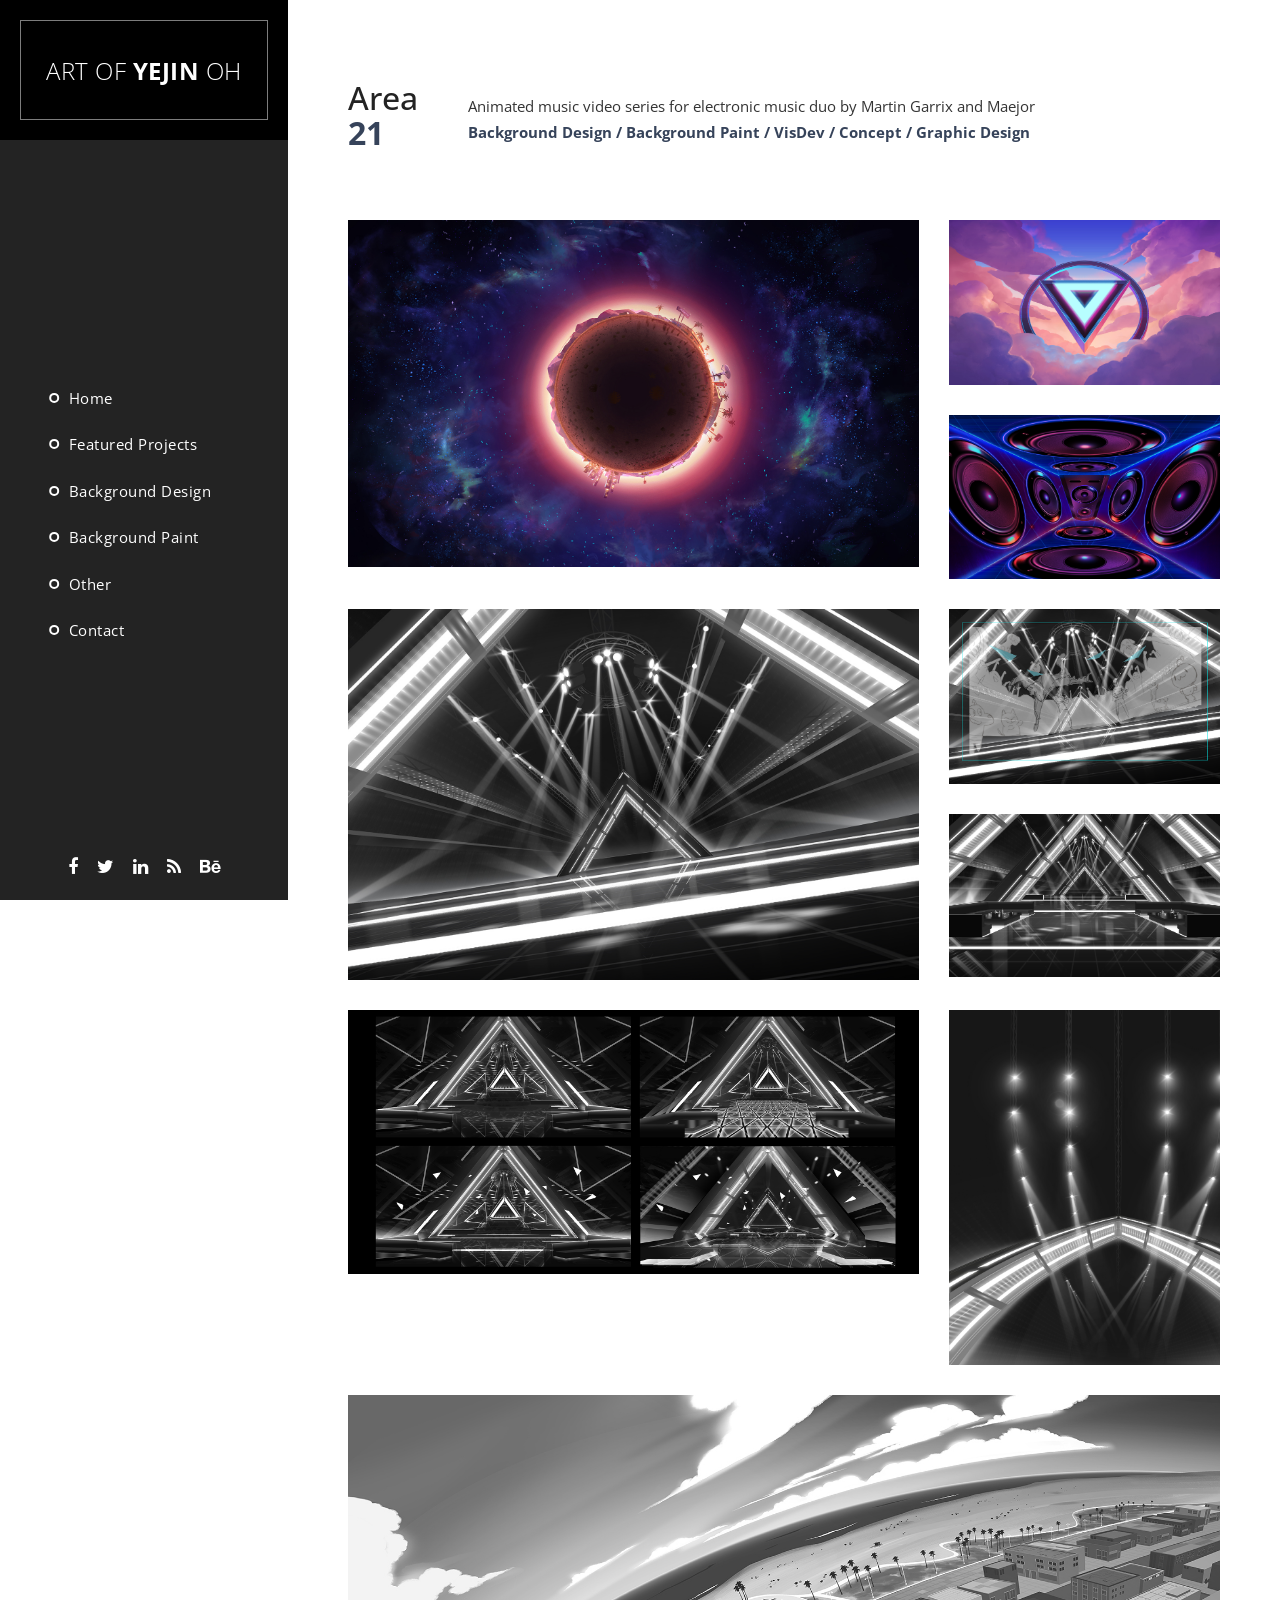
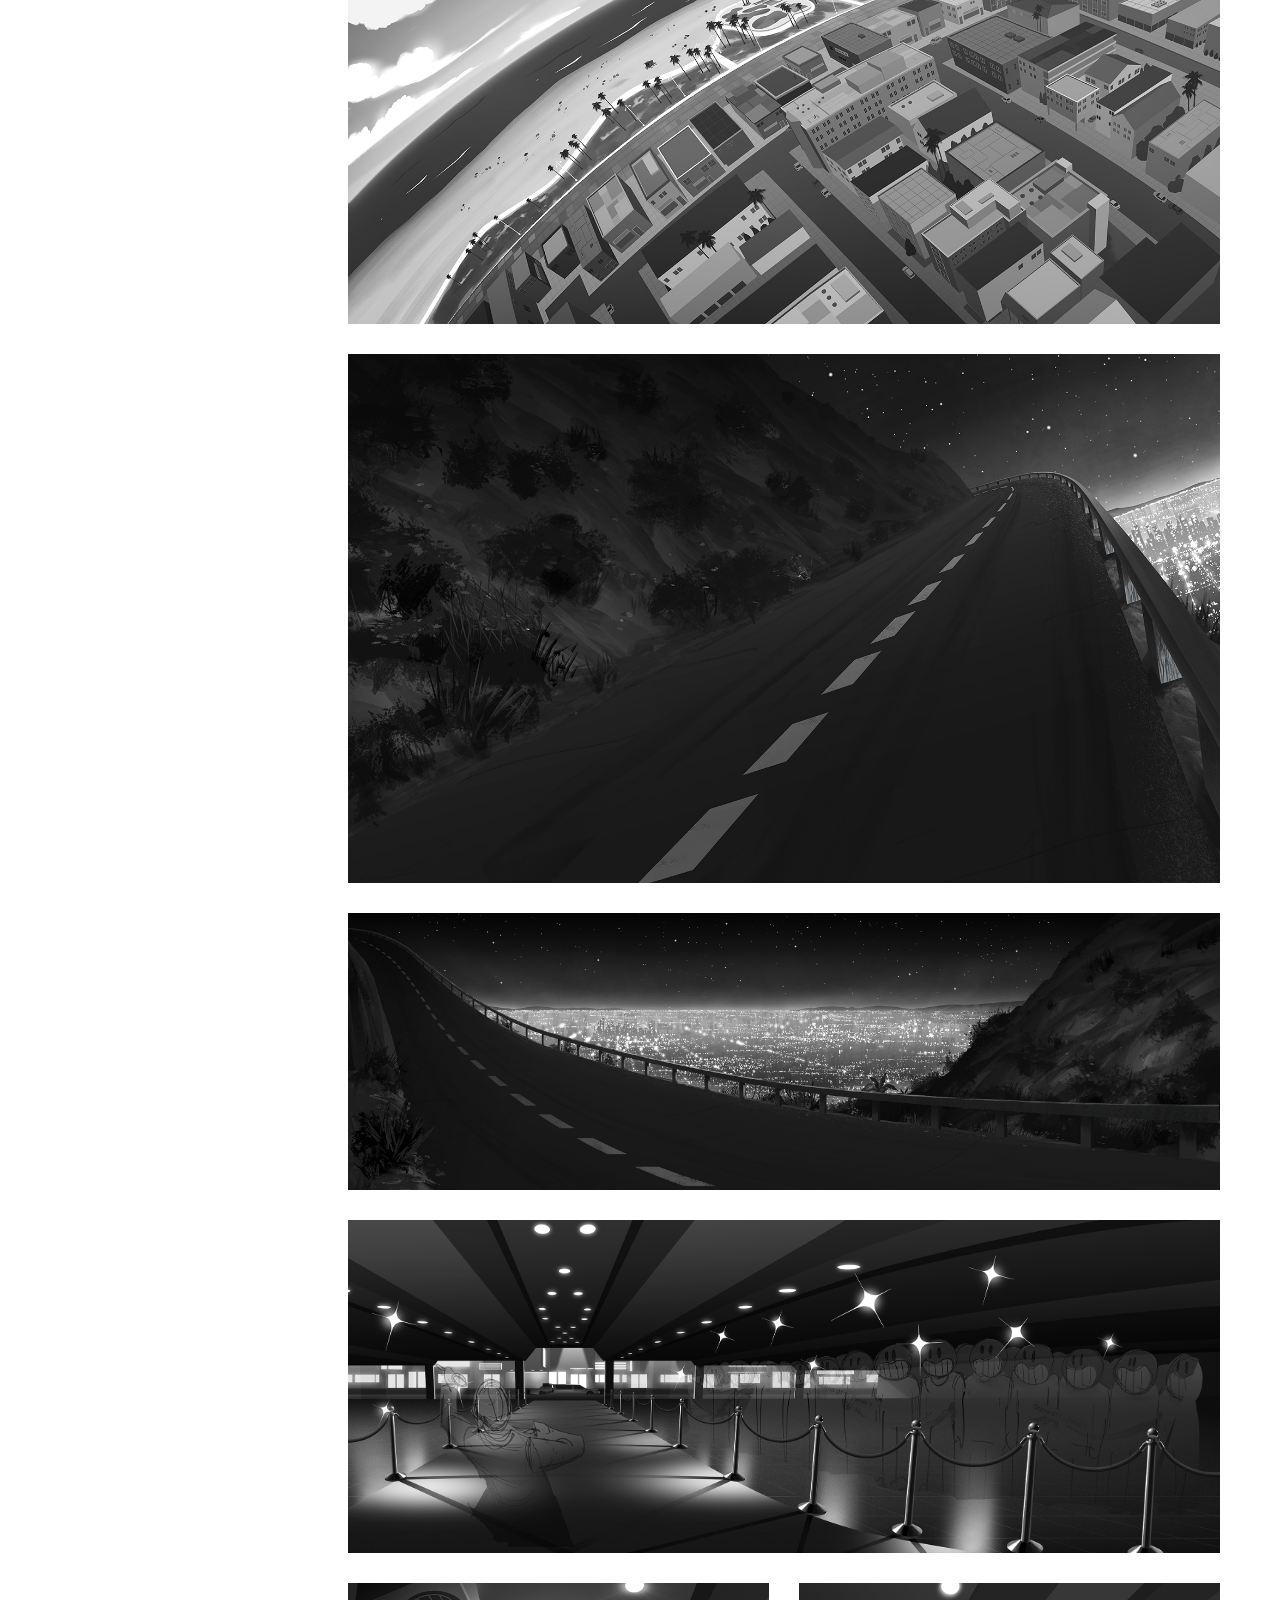
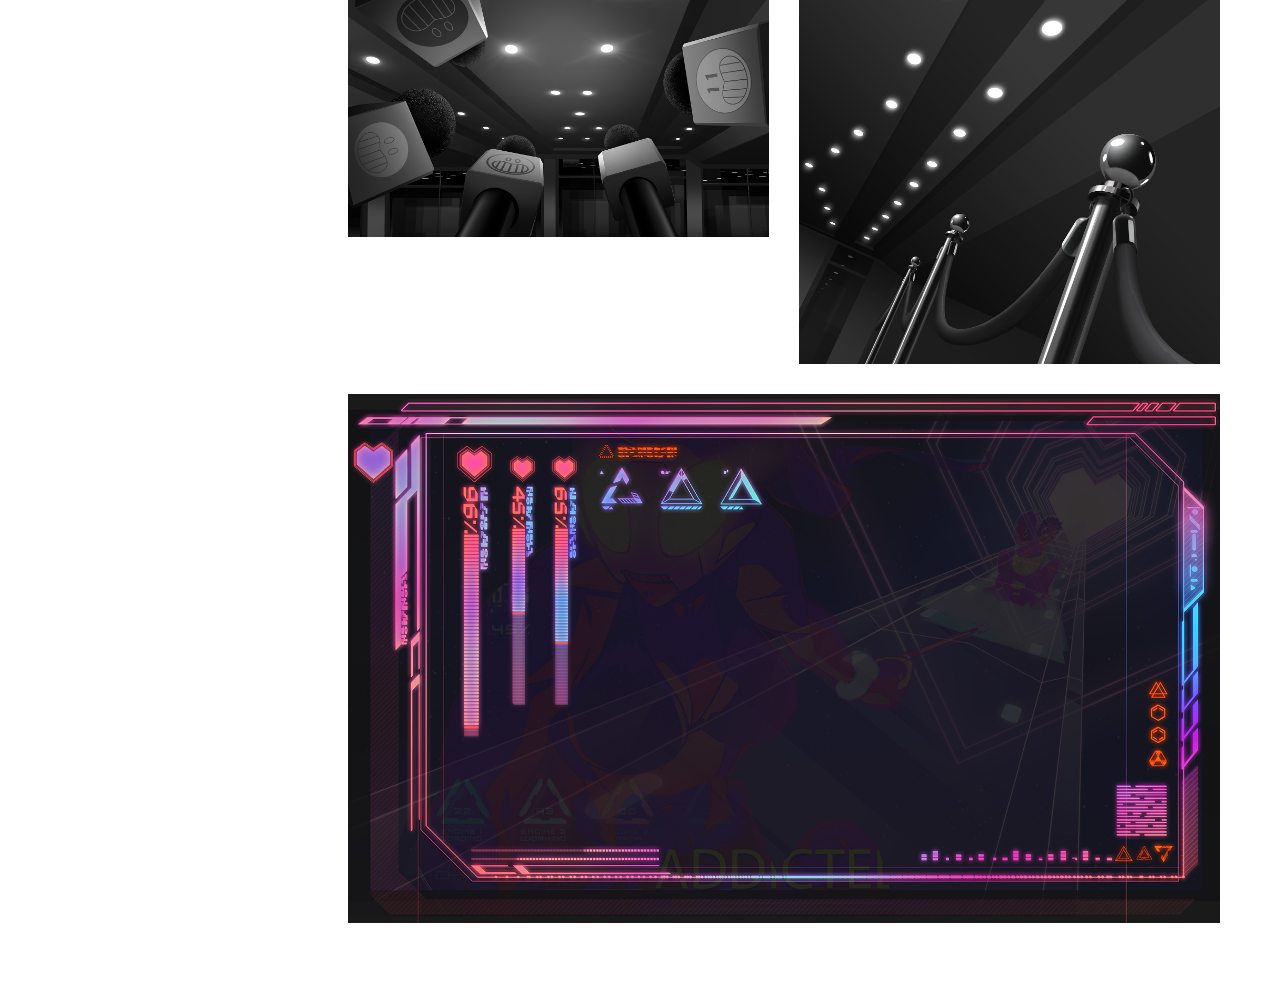
<file: project3.html>
<!DOCTYPE html>
<html>
    <head>
        <meta charset="utf-8">
        <meta http-equiv="X-UA-Compatible" content="IE=edge,chrome=1">
        <title>Yejin Oh's Portfolio</title>
        
<!-- 

Sentra Template

https://templatemo.com/tm-518-sentra

-->
        <meta name="description" content="">
        <meta name="viewport" content="width=device-width, initial-scale=1">
        <link rel="apple-touch-icon" href="apple-touch-icon.png">

        <link rel="stylesheet" href="css/bootstrap.min.css">
        <link rel="stylesheet" href="css/bootstrap-theme.min.css">
        <link rel="stylesheet" href="css/fontAwesome.css">
        <link rel="stylesheet" href="css/light-box.css">
        <link rel="stylesheet" href="css/owl-carousel.css">
        <link rel="stylesheet" href="css/templatemo-style.css">

        <link href="https://fonts.googleapis.com/css?family=Open+Sans:300,400,600,700,800" rel="stylesheet">

        <script src="js/vendor/modernizr-2.8.3-respond-1.4.2.min.js"></script>
    </head>

<body>

        <header class="nav-down responsive-nav hidden-lg hidden-md">
            <button type="button" id="nav-toggle" class="navbar-toggle" data-toggle="collapse" data-target="#main-nav">
                <span class="sr-only">Toggle navigation</span>
                <span class="icon-bar"></span>
                <span class="icon-bar"></span>
                <span class="icon-bar"></span>
            </button>
            <!--/.navbar-header-->
            <div id="main-nav" class="collapse navbar-collapse">
                <nav>
                    <ul class="nav navbar-nav">
                        <li><a href="index.html#top">Home</a></li>
                        <li><a href="index.html#featured">Featured Projects</a></li>
                        <li><a href="index.html#bgdesign">Background Design</a></li>
                        <li><a href="index.html#bgpaint">Background Paint</a></li>
                        <li><a href="index.html#other">Other</a></li>
                        <li><a href="index.html#contact">Contact</a></li>
                    </ul>
                </nav>
            </div>
        </header>

        <div class="sidebar-navigation hidde-sm hidden-xs">
            <div class="logo">
                <a href="index.html#top"><em>ART OF </em>YEJIN<em> OH</em></a>
            </div>
            <nav>
                <ul>
                    <li>
                        <a href="index.html#top">
                            <span class="rect"></span>
                            <span class="circle"></span>
                            Home
                        </a>
                    </li>
                    <li>
                        <a href="index.html#featured">
                            <span class="rect"></span>
                            <span class="circle"></span>
                            Featured Projects
                        </a>
                    </li>
                    <li>
                        <a href="index.html#bgdesign">
                            <span class="rect"></span>
                            <span class="circle"></span>
                            Background Design
                        </a>
                    </li>
                    <li>
                        <a href="index.html#bgpaint">
                            <span class="rect"></span>
                            <span class="circle"></span>
                            Background Paint
                        </a>
                    </li>
                    <li>
                        <a href="index.html#other">
                            <span class="rect"></span>
                            <span class="circle"></span>
                            Other
                        </a>
                    </li>
                    <li>
                        <a href="index.html#contact">
                            <span class="rect"></span>
                            <span class="circle"></span>
                            Contact
                        </a>
                    </li>
                </ul>
            </nav>
            <ul class="social-icons">
                <li><a href="index.html#top"><i class="fa fa-facebook"></i></a></li>
                <li><a href="index.html#top"><i class="fa fa-twitter"></i></a></li>
                <li><a href="index.html#top"><i class="fa fa-linkedin"></i></a></li>
                <li><a href="index.html#top"><i class="fa fa-rss"></i></a></li>
                <li><a href="index.html#top"><i class="fa fa-behance"></i></a></li>
            </ul>
        </div>


        <div class="page-content">
            <section id="bgdesign" class="content-section">
                <div class="section-heading">
                    <h1>Area<br><em>21</em></h1>
                    <p>Animated music video series for electronic music duo by Martin Garrix and Maejor
                    <br><em>Background Design / Background Paint / VisDev / Concept / Graphic Design</em></p>
                </div>
                <div class="section-content">
                    <div class="masonry">
                        <div class="row">
                            <div class="item">
                                <div class="col-md-8">
                                    <a href="img/project_area21/AE102_BG_A040_Ext_Nevada_Desert_Road_to_Vegas_Planet_Wide_v05_JO.jpg" data-lightbox="image"><img src="img/project_area21/AE102_BG_A040_Ext_Nevada_Desert_Road_to_Vegas_Planet_Wide_v05_JO.jpg" alt="image 1"></a>
                                </div>
                            </div>
                            <div class="item second-item">
                                <div class="col-md-4">
                                    <a href="img/project_area21/AE103_BG_A033_Ext_Alien_Speaker_dream_clouds_v05_JO.jpg" data-lightbox="image"><img src="img/project_area21/AE103_BG_A033_Ext_Alien_Speaker_dream_clouds_v05_JO.jpg" alt="image 2"></a>
                                </div>
                            </div>
                            <div class="item">
                                <div class="col-md-4">
                                    <a href="img/project_area21/AE103_BG_A046_Speaker_Walls_for_3D_v04_JO.jpg" data-lightbox="image"><img src="img/project_area21/AE103_BG_A046_Speaker_Walls_for_3D_v04_JO.jpg" alt="image 3"></a>
                                </div>
                            </div>
                            <div class="item">
                                <div class="col-md-8">
                                    <a href="img/project_area21/AE105_BG_A061_INT_CLUB_UPSHOT_v03_JO_noborder.jpg" data-lightbox="image"><img src="img/project_area21/AE105_BG_A061_INT_CLUB_UPSHOT_v03_JO_noborder.jpg" alt="image 4"></a>
                                </div>
                            </div>
                            <div class="item">
                                <div class="col-md-4">
                                    <a href="img/project_area21/AE105_BG_A061_INT_CLUB_UPSHOT_v03_with_char_JO.jpg" data-lightbox="image"><img src="img/project_area21/AE105_BG_A061_INT_CLUB_UPSHOT_v03_with_char_JO.jpg" alt="image 5"></a>
                                </div>
                            </div>
                            <div class="item">
                                <div class="col-md-4">
                                    <a href="img/project_area21/AE105_BG_A052_INT_CLUB_WIDE_v03_JO.jpg" data-lightbox="image"><img src="img/project_area21/AE105_BG_A052_INT_CLUB_WIDE_v03_JO.jpg" alt="image 5"></a>
                                </div>
                            </div>
                            <div class="item">
                                <div class="col-md-8">
                                    <a href="img/project_area21/AE105_BG_A052_INT_CLUB_WIDE_concept_v03_clean_JO.jpg" data-lightbox="image"><img src="img/project_area21/AE105_BG_A052_INT_CLUB_WIDE_concept_v03_clean_JO.jpg" alt="image 5"></a>
                                </div>
                            </div>
                            <div class="item">
                                <div class="col-md-4">
                                    <a href="img/project_area21/AE105_BG_A051_INT_CLUB_CEILING_PAN_v02_JO.jpg" data-lightbox="image"><img src="img/project_area21/AE105_BG_A051_INT_CLUB_CEILING_PAN_v02_JO.jpg" alt="image 5"></a>
                                </div>
                            </div>
                            <div class="item">
                                <div class="col-md-12">
                                    <a href="img/project_area21/AE105_BG_A014_EXT_BEACH_BOARDWALK_DISTANT_DOWNSHOT_v03_JO.jpg" data-lightbox="image"><img src="img/project_area21/AE105_BG_A014_EXT_BEACH_BOARDWALK_DISTANT_DOWNSHOT_v03_JO.jpg" alt="image 5"></a>
                                </div>
                            </div>
                            <div class="item">
                                <div class="col-md-12">
                                    <a href="img/project_area21/AE104_BG_A074_Ext_Road_to_Hollywood_Sign_Walk_Up_v02_JO.jpg" data-lightbox="image"><img src="img/project_area21/AE104_BG_A074_Ext_Road_to_Hollywood_Sign_Walk_Up_v02_JO.jpg" alt="image 5"></a>
                                </div>
                            </div>
                            <div class="item">
                                <div class="col-md-12">
                                    <a href="img/project_area21/AE104_BG_A068_Ext_Road_to_Hollywood_Sign_Pan_v02_JO.jpg" data-lightbox="image"><img src="img/project_area21/AE104_BG_A068_Ext_Road_to_Hollywood_Sign_Pan_v02_JO.jpg" alt="image 5"></a>
                                </div>
                            </div>
                            <div class="item">
                                <div class="col-md-12">
                                    <a href="img/project_area21/AE104_BG_A011_Ext_Red_Carpet_Side_Banana_Pan_v04_JO.jpg" data-lightbox="image"><img src="img/project_area21/AE104_BG_A011_Ext_Red_Carpet_Side_Banana_Pan_v04_JO.jpg" alt="image 5"></a>
                                </div>
                            </div>
                            <div class="item">
                                <div class="col-md-6">
                                    <a href="img/project_area21/AE104_BG_A035_Ext_Red_Carpet_Low_v03_JO.jpg" data-lightbox="image"><img src="img/project_area21/AE104_BG_A035_Ext_Red_Carpet_Low_v03_JO.jpg" alt="image 5"></a>
                                </div>
                            </div>
                            <div class="item">
                                <div class="col-md-6">
                                    <a href="img/project_area21/AE104_BG_A047_Ext_Red_Carpet_Smiley_Blockade_v02_JO.jpg" data-lightbox="image"><img src="img/project_area21/AE104_BG_A047_Ext_Red_Carpet_Smiley_Blockade_v02_JO.jpg" alt="image 5"></a>
                                </div>
                            </div>
                            <div class="item">
                                <div class="col-md-12">
                                    <a href="img/project_area21/AE106_hallway_graphics_v02_JO_option2_pink.jpg" data-lightbox="image"><img src="img/project_area21/AE106_hallway_graphics_v02_JO_option2_pink.jpg" alt="image 5"></a>
                                </div>
                            </div>
                        </div>
                    </div>
                </div>            
            </section>
        </div>

    <script src="https://ajax.googleapis.com/ajax/libs/jquery/1.11.2/jquery.min.js"></script>
    <script>window.jQuery || document.write('<script src="js/vendor/jquery-1.11.2.min.js"><\/script>')</script>

    <script src="js/vendor/bootstrap.min.js"></script>
    
    <script src="js/plugins.js"></script>
    <script src="js/main.js"></script>

    <script>
        // Hide Header on on scroll down
        var didScroll;
        var lastScrollTop = 0;
        var delta = 5;
        var navbarHeight = $('header').outerHeight();

        $(window).scroll(function(event){
            didScroll = true;
        });

        setInterval(function() {
            if (didScroll) {
                hasScrolled();
                didScroll = false;
            }
        }, 250);

        function hasScrolled() {
            var st = $(this).scrollTop();
            
            // Make sure they scroll more than delta
            if(Math.abs(lastScrollTop - st) <= delta)
                return;
            
            // If they scrolled down and are past the navbar, add class .nav-up.
            // This is necessary so you never see what is "behind" the navbar.
            if (st > lastScrollTop && st > navbarHeight){
                // Scroll Down
                $('header').removeClass('nav-down').addClass('nav-up');
            } else {
                // Scroll Up
                if(st + $(window).height() < $(document).height()) {
                    $('header').removeClass('nav-up').addClass('nav-down');
                }
            }
            
            lastScrollTop = st;
        }
    </script>

    <script src="http://ajax.googleapis.com/ajax/libs/jquery/1.10.2/jquery.min.js" type="text/javascript"></script>

</body>
</html>
</file>
<file: css/light-box.css>
/* LIGHT BOX */

body:after {
  content: url(../img/close.png) url(../img/loading.gif) url(../img/prev.png) url(../img/next.png);
  display: none;
}

body.lb-disable-scrolling {
  overflow: hidden;
}

.lightboxOverlay {
  position: absolute;
  top: 0;
  left: 0;
  z-index: 99999;
  background-color: black;
  filter: progid:DXImageTransform.Microsoft.Alpha(Opacity=80);
  opacity: 0.8;
  display: none;
}

.lightbox {
  position: absolute;
  margin-top: 0%;
  left: 0;
  width: 100%;
  z-index: 100000;
  text-align: center;
  line-height: 0;
  font-weight: normal;
}

.lightbox .lb-image {
  display: block;
  height: auto;
  max-width: inherit;
  max-height: none;
  border-radius: 5px;

  /* Image border */
  border: 10px solid white;
}

.lightbox a img {
  border: none;
}

.lb-outerContainer {
  position: relative;
  *zoom: 1;
  width: 250px;
  height: 250px;
  margin: 0 auto;
  border-radius: 4px;

  /* Background color behind image.
     This is visible during transitions. */
  background-color: white;
}

.lb-outerContainer:after {
  content: "";
  display: table;
  clear: both;
}

.lb-loader {
  position: absolute;
  top: 43%;
  left: 0;
  height: 25%;
  width: 100%;
  text-align: center;
  line-height: 0;
}

.lb-cancel {
  display: block;
  width: 32px;
  height: 32px;
  margin: 0 auto;
  background: url(../img/loading.gif) no-repeat;
}

.lb-nav {
  position: absolute;
  top: 0;
  left: 0;
  height: 100%;
  width: 100%;
  z-index: 10;
}

.lb-container > .nav {
  left: 0;
}

.lb-nav a {
  outline: none;
  background-image: url('[data-uri]');
}

.lb-prev, .lb-next {
  height: 100%;
  cursor: pointer;
  display: block;
}

.lb-nav a.lb-prev {
  width: 34%;
  left: 0;
  float: left;
  background: url(../img/prev.png) left 48% no-repeat;
  filter: progid:DXImageTransform.Microsoft.Alpha(Opacity=0);
  opacity: 0;
  -webkit-transition: opacity 0.6s;
  -moz-transition: opacity 0.6s;
  -o-transition: opacity 0.6s;
  transition: opacity 0.6s;
}

.lb-nav a.lb-prev:hover {
  filter: progid:DXImageTransform.Microsoft.Alpha(Opacity=100);
  opacity: 1;
}

.lb-nav a.lb-next {
  width: 64%;
  right: 0;
  float: right;
  background: url(../img/next.png) right 48% no-repeat;
  filter: progid:DXImageTransform.Microsoft.Alpha(Opacity=0);
  opacity: 0;
  -webkit-transition: opacity 0.6s;
  -moz-transition: opacity 0.6s;
  -o-transition: opacity 0.6s;
  transition: opacity 0.6s;
}

.lb-nav a.lb-next:hover {
  filter: progid:DXImageTransform.Microsoft.Alpha(Opacity=100);
  opacity: 1;
}

.lb-dataContainer {
  margin: 0 auto;
  padding-top: 5px;
  *zoom: 1;
  width: 100%;
  -moz-border-radius-bottomleft: 4px;
  -webkit-border-bottom-left-radius: 4px;
  border-bottom-left-radius: 4px;
  -moz-border-radius-bottomright: 4px;
  -webkit-border-bottom-right-radius: 4px;
  border-bottom-right-radius: 4px;
}

.lb-dataContainer:after {
  content: "";
  display: table;
  clear: both;
}

.lb-data {
  padding: 0 4px;
  color: #ccc;
}

.lb-data .lb-details {
  width: 85%;
  float: left;
  text-align: left;
  line-height: 1.1em;
}

.lb-data .lb-caption {
  font-size: 13px;
  font-weight: bold;
  line-height: 1em;
}

.lb-data .lb-caption a {
  color: #4ae;
}

.lb-data .lb-number {
  margin-top: 15px;
  display: block;
  clear: left;
  padding-bottom: 1em;
  font-size: 13px;
  color: #999999;
}

.lb-data .lb-close {
  display: block;
  float: right;
  width: 30px;
  height: 30px;
  background: url(../img/close.png) top right no-repeat;
  text-align: right;
  outline: none;
  filter: progid:DXImageTransform.Microsoft.Alpha(Opacity=70);
  opacity: 0.7;
  -webkit-transition: opacity 0.2s;
  -moz-transition: opacity 0.2s;
  -o-transition: opacity 0.2s;
  transition: opacity 0.2s;
}

.lb-data .lb-close:hover {
  cursor: pointer;
  filter: progid:DXImageTransform.Microsoft.Alpha(Opacity=100);
  opacity: 1;
}
</file>
<file: css/owl-carousel.css>
/**
 * Owl Carousel v2.3.1
 * Copyright 2013-2018 David Deutsch
 * Licensed under: SEE LICENSE IN https://github.com/OwlCarousel2/OwlCarousel2/blob/master/LICENSE
 */
/*
 *  Owl Carousel - Core
 */
.owl-carousel {
  display: none;
  width: 100%;
  -webkit-tap-highlight-color: transparent;
  /* position relative and z-index fix webkit rendering fonts issue */
  position: relative;
  z-index: 1; }
  .owl-carousel .owl-stage {
    position: relative;
    -ms-touch-action: pan-Y;
    touch-action: manipulation;
    -moz-backface-visibility: hidden;
    /* fix firefox animation glitch */ }
  .owl-carousel .owl-stage:after {
    content: ".";
    display: block;
    clear: both;
    visibility: hidden;
    line-height: 0;
    height: 0; }
  .owl-carousel .owl-stage-outer {
    position: relative;
    overflow: hidden;
    /* fix for flashing background */
    -webkit-transform: translate3d(0px, 0px, 0px); }
  .owl-carousel .owl-wrapper,
  .owl-carousel .owl-item {
    -webkit-backface-visibility: hidden;
    -moz-backface-visibility: hidden;
    -ms-backface-visibility: hidden;
    -webkit-transform: translate3d(0, 0, 0);
    -moz-transform: translate3d(0, 0, 0);
    -ms-transform: translate3d(0, 0, 0); }
  .owl-carousel .owl-item {
    position: relative;
    min-height: 1px;
    float: left;
    -webkit-backface-visibility: hidden;
    -webkit-tap-highlight-color: transparent;
    -webkit-touch-callout: none; }
  .owl-carousel .owl-item img {
    display: block;
    width: 100%; }
  .owl-carousel .owl-nav.disabled,
  .owl-carousel .owl-dots.disabled {
    display: none; }
  .owl-carousel .owl-nav .owl-prev,
  .owl-carousel .owl-nav .owl-next,
  .owl-carousel .owl-dot {
    cursor: pointer;
    cursor: hand;
    -webkit-user-select: none;
    -khtml-user-select: none;
    -moz-user-select: none;
    -ms-user-select: none;
    user-select: none; }
  .owl-carousel .owl-nav button.owl-prev,
  .owl-carousel .owl-nav button.owl-next,
  .owl-carousel button.owl-dot {
    background: none;
    color: inherit;
    border: none;
    padding: 0 !important;
    font: inherit; }
  .owl-carousel.owl-loaded {
    display: block; }
  .owl-carousel.owl-loading {
    opacity: 0;
    display: block; }
  .owl-carousel.owl-hidden {
    opacity: 0; }
  .owl-carousel.owl-refresh .owl-item {
    visibility: hidden; }
  .owl-carousel.owl-drag .owl-item {
    -ms-touch-action: none;
        touch-action: none;
    -webkit-user-select: none;
    -moz-user-select: none;
    -ms-user-select: none;
    user-select: none; }
  .owl-carousel.owl-grab {
    cursor: move;
    cursor: grab; }
  .owl-carousel.owl-rtl {
    direction: rtl; }
  .owl-carousel.owl-rtl .owl-item {
    float: right; }

/* No Js */
.no-js .owl-carousel {
  display: block; }

/*
 *  Owl Carousel - Animate Plugin
 */
.owl-carousel .animated {
  animation-duration: 1000ms;
  animation-fill-mode: both; }

.owl-carousel .owl-animated-in {
  z-index: 0; }

.owl-carousel .owl-animated-out {
  z-index: 1; }

.owl-carousel .fadeOut {
  animation-name: fadeOut; }

@keyframes fadeOut {
  0% {
    opacity: 1; }
  100% {
    opacity: 0; } }

/*
 * 	Owl Carousel - Auto Height Plugin
 */
.owl-height {
  transition: height 500ms ease-in-out; }

/*
 * 	Owl Carousel - Lazy Load Plugin
 */
.owl-carousel .owl-item .owl-lazy {
  opacity: 0;
  transition: opacity 400ms ease; }

.owl-carousel .owl-item img.owl-lazy {
  transform-style: preserve-3d; }

/*
 * 	Owl Carousel - Video Plugin
 */
.owl-carousel .owl-video-wrapper {
  position: relative;
  height: 100%;
  background: #000; }

.owl-carousel .owl-video-play-icon {
  position: absolute;
  height: 80px;
  width: 80px;
  left: 50%;
  top: 50%;
  margin-left: -40px;
  margin-top: -40px;
  background: url("owl.video.play.png") no-repeat;
  cursor: pointer;
  z-index: 1;
  -webkit-backface-visibility: hidden;
  transition: transform 100ms ease; }

.owl-carousel .owl-video-play-icon:hover {
  -ms-transform: scale(1.3, 1.3);
      transform: scale(1.3, 1.3); }

.owl-carousel .owl-video-playing .owl-video-tn,
.owl-carousel .owl-video-playing .owl-video-play-icon {
  display: none; }

.owl-carousel .owl-video-tn {
  opacity: 0;
  height: 100%;
  background-position: center center;
  background-repeat: no-repeat;
  background-size: contain;
  transition: opacity 400ms ease; }

.owl-carousel .owl-video-frame {
  position: relative;
  z-index: 1;
  height: 100%;
  width: 100%; }
</file>
<file: css/templatemo-style.css>
/* 

Sentra Template

https://templatemo.com/tm-518-sentra

*/

body {
  font-family: 'Open Sans', sans-serif;
}

p {
  font-size: 13px;
  color: #7a7a7a;
  line-height: 24px;
}

.page-content {
  width: 77.5%;
  float: right;
}

.content-section {
  padding-top: 80px;
  position: relative;
  width: 100%;
  display: inline-block;
  height: auto;
  left: 50%;
  text-align: center;
  -webkit-transform: translateX(-50%);
  -moz-transform: translateX(-50%);
  -ms-transform: translateX(-50%);
  -o-transform: translateX(-50%);
  transform: translateX(-50%);
}

.section-heading {
  text-align: left;
  position: relative;
  margin-bottom: 60px;
}

.section-heading h1 {
  margin-top: 0px;
  font-size: 32px;
  color: #232323;
  display: inline-block;
  margin-right: 50px;
}

.section-heading em {
  font-style: normal;
  font-weight: 700;
  color: #36435a;
}

.section-heading p {
  display: inline-block;
  font-size: 15px;
  line-height: 26px;
  color: #343434;
  position: absolute;
  top: 12.5px;
}

.white-button a {
  font-size: 13px;
  font-weight: 600;
  color: #36435a;
  text-transform: capitalize;
  background-color: #fff;
  display: inline-block;
  height: 44px;
  line-height: 44px;
  padding: 0px 25px;
  letter-spacing: 0.25px;
  text-decoration: none;
  transition: all 0.3s;
}

.white-button a:hover {
  background-color: #36435a;
  color: #fff;
}

.accent-button a {
  font-size: 13px;
  font-weight: 600;
  color: #fff;
  text-transform: capitalize;
  background-color: #36435a;
  display: inline-block;
  height: 44px;
  line-height: 44px;
  padding: 0px 25px;
  letter-spacing: 0.25px;
  text-decoration: none;
  transition: all 0.3s;
}

.accent-button a:hover {
  background-color: #fff;
  color: #36435a;
}

header {
    position: fixed;
    top: 0;
    transition: top 0.3s ease-in-out;
    width: 100%;
}

.nav-up {
    top: -75px;
}

/* Responsive Navigation */

.responsive-nav {
  position: fixed;
  z-index: 10;
  width: 100%;
  height: 80px;
  background-color: rgba(250,250,250,.95);
  box-shadow: 0px 5px 15px rgba(0,0,0,0.2);
}

.navbar-toggle {
  position: absolute;
  top: 40%;
  left: 50%;
  display: inline-block;
  -webkit-transform: translateX(-50%) translateY(-50%);
  -moz-transform: translateX(-50%) translateY(-50%);
  -ms-transform: translateX(-50%) translateY(-50%);
  -o-transform: translateX(-50%) translateY(-50%);
  transform: translateX(-50%) translateY(-50%);
}

.navbar-nav {
  margin: 0;
  border: none;
}

#main-nav ul {
  text-align: center;
  background-color: rgba(0,0,0,0.9);
  margin-top: 59px;
  width: 100%;
}
#main-nav ul li {
  margin: 15px 0px;
}
#main-nav ul li:hover {
  background-color: transparent;
}
#main-nav ul li a {
  font-size: 15px;
  text-transform: capitalize;
  color: #fff;
  box-shadow: none;
  border: none;
}

#main-nav ul li a:hover {
  opacity: 0.5;
  background-color: transparent;
}

.navbar-toggle span {
  background-color: #232323;
}


/* Sidebar Style */

.sidebar-navigation {
  width: 22.5%;
  float: left;
  height: 100%;
  position: fixed;
  background-color: rgba(12,12,12,0.9);
  z-index: 10;
}

.sidebar-navigation .logo {
  position: absolute;
  width: 100%;
  height: 140px;
  line-height: 100px;
  background-color: #000000;
  padding: 20px;
  text-align: center;
}

.sidebar-navigation .logo a {
  text-decoration: none;
  color: #fff;
  font-size: 24px;
  font-weight: 700;
  text-transform: uppercase;
  letter-spacing: 0.5px;
  height: 100px;
  width: 100%;
  display: inline-block;
  border: 1px solid rgba(250,250,250,0.5);
}

.sidebar-navigation .logo em {
  font-style: normal;
  font-weight: 300;
}

.sidebar-navigation nav {
  position: relative;
  top: 60%;
  left: 60%;
  -webkit-transform: translateX(-60%) translateY(-60%);
  -moz-transform: translateX(-60%) translateY(-60%);
  -ms-transform: translateX(-60%) translateY(-60%);
  -o-transform: translateX(-60%) translateY(-60%);
  transform: translateX(-60%) translateY(-60%);
}

.sidebar-navigation ul {
  margin-left: 45px;
  list-style: none;
  padding: 0;
}
.sidebar-navigation li{
  padding: 10px 0;
}
.sidebar-navigation span{
  display: inline-block;
  position:relative;
}
.sidebar-navigation nav a{
  display: inline-block;
  color: #fff;
  margin-top: 5px;
  text-decoration: none!important;
  font-size: 15px;
  letter-spacing: 0.5px;
  text-transform: capitalize;
}
.circle{
  margin-right: 5px;
  height: 10px;
  width: 10px;
  left: 0px;
  top: -1px;
  border-radius: 50%;
  background-color: transparent;
  border: 2px solid #fff;
  transition: all 0.3s;
}
.rect{
  height: 1px;
  width: 0px;
  left: 0;
  bottom: 5.5px;
  background-color: #fff;
  -webkit-transition: -webkit-transform 0.1s, width 0.6s;
  -moz-transition: -webkit-transform 0.1s, width 0.6s;
  transition: transform 0.1s, width 0.6s;
}
.sidebar-navigation nav a:focus {
  color: #fff;
}
.sidebar-navigation nav a:hover, nav .active-section {
  color: #fff;
}
.sidebar-navigation nav a:hover span, nav .active-section span{
  background-color: #ddd;
}
.sidebar-navigation nav .active-section .rect{
  width: 30px;
}
.sidebar-navigation nav .active-section .circle{
  background-color: #fff;
}

.sidebar-navigation .social-icons {
  position: absolute;
  width: 100%;  
  bottom: 10px;
  padding: 0;
  margin: 0;
  text-align: center;
}

.sidebar-navigation .social-icons li {
  display: inline-block;
  margin-right: 15px;
  margin-top: 0px;
  margin-bottom: 0px;
}
.sidebar-navigation .social-icons li:last-child {
  margin-right: 0px;
}

.sidebar-navigation .social-icons li a {
  font-size: 18px;
  color: #fff;
  transition: all 0.5s;
}

.sidebar-navigation .social-icons li a:hover {
  color: #36435a;
}


/* Slider Style */

.slider .content-section {
  padding-top: 0px;
  min-width: 100%;
  min-height: 100vh;
  width: 100%;
  height: 100vh;
  text-align: center;
}

.slider p a {
	color: #FFF;
}
.slider p a:hover {
	color: #FF0;
	text-decoration: none;
}

.Modern-Slider .info {
  text-align: right;
  position: absolute;
  z-index: 10;
  top: 50%;
  right: 60px;
  -webkit-transform: translateY(-50%);
  -moz-transform: translateY(-50%);
  -ms-transform: translateY(-50%);
  -o-transform: translateY(-50%);
  transform: translateY(-50%);
  display: inline-block;
}

.Modern-Slider .info h1 {
  margin-top: 0px;
  margin-bottom: 15px;
  font-size: 48px;
  color: #fff;
  font-weight: 700;
}

.Modern-Slider .info p {
  font-size: 15px;
  color: #fff;
}

.Modern-Slider .info .white-button {
  margin-top: 30px;
}

.Modern-Slider .info .white-button a:focus {
  outline: none;
}

.Modern-Slider .slick-dots {
  opacity: 0;
}

.Modern-Slider .NextArrow{
  outline: none;
  display: none;
  position:absolute;
  top:60px;
  right:60px;
  width:50px;
  height:50px;
  background:rgba(0,0,0,.50);
  border:0 none;
  margin-top:-22.5px;
  text-align:center;
  font:32px/50px FontAwesome;
  color:#FFF;
  z-index:5;
}

.Modern-Slider .NextArrow:before{content:'\f105';}

.Modern-Slider .PrevArrow{
  outline: none;
  position:absolute;
  top:60px;
  right: 120px;
  width:50px;
  height:50px;
  background:rgba(0,0,0,.50);
  border:0 none;
  margin-top:-22.5px;
  text-align:center;
  font:32px/50px FontAwesome;
  color:#FFF;
  z-index:5;
}

.Modern-Slider .item .image {
  width: 100%;
  height: 100vh;
  background-position: center center;
  background-size: cover;
  display: block;
}

.Modern-Slider .item-1 .image {
  background-image: url(../img/slide_PN207_BG_A042_EXT_UI_TOPIA_WIDE_FWD_CLEAN_v07_JO.png);
}

.Modern-Slider .item-2 .image {
  background-image: url(../img/slide_AE102_BG_A040_Ext_Nevada_Desert_Road_to_Vegas_Planet_Wide_v05_JO.jpg);
}

.Modern-Slider .item-3 .image {
  background-image: url(../img/slide_BL207_BG_C602_Ext_The_Picturesque_NC_Outer_Banks_Beach_v03_JO.jpg);
}
.Modern-Slider .item-4 .image {
  background-image: url(../img/slide_PN104_BG_A012_INT_PRASAD_TOWER_WIDE_DS_LIVING_AREA_CLEAN_V03_JO.png);
}
.Modern-Slider .PrevArrow:before{content:'\f104';}

.Modern-Slider .item .image {
  animation: zoomin 12s ease-in-out infinite alternate;
  -webkit-animation: zoomin 12s ease-in-out infinite alternate;
}

@keyframes zoomin {
    0% {-webkit-transform: scale(1);}
    100% {-webkit-transform: scale(1.2);}
}

.Modern-Slider {background:transparent;}

/* ==== Slick Slider Css Ruls === */
.slick-slider{position:relative;display:block;-webkit-user-select:none;-moz-user-select:none;-ms-user-select:none;user-select:none;-webkit-touch-callout:none;-khtml-user-select:none;-ms-touch-action:pan-y;touch-action:pan-y;-webkit-tap-highlight-color:transparent}
.slick-list{position:relative;display:block;overflow:hidden;margin:0;padding:0}
.slick-list:focus{outline:none}.slick-list.dragging{cursor:hand}
.slick-slider .slick-track,.slick-slider .slick-list{-webkit-transform:translate3d(0,0,0);-ms-transform:translate3d(0,0,0);transform:translate3d(0,0,0)}
.slick-track{position:relative;top:0;left:0;display:block}
.slick-track:before,.slick-track:after{display:table;content:''}.slick-track:after{clear:both}
.slick-loading .slick-track{visibility:hidden}
.slick-slide{display:none;float:left /* If RTL Make This Right */ ;height:100%;min-height:1px}
.slick-slide.dragging img{pointer-events:none}
.slick-initialized .slick-slide{display:block}
.slick-loading .slick-slide{visibility:hidden}
.slick-vertical .slick-slide{display:block;height:auto;border:1px solid transparent}


/* Featured Style */

#featured {
  padding-left: 60px;
  padding-right: 60px;
  padding-bottom: 80px;
  border-bottom: 1px solid #eee;
}

#featured .section-heading {
  margin-right: 20%;
}

#featured .content-section {
  display: inline-block;
  position: relative;
}

#featured .owl-dots {
  margin-top: 40px;
}

#featured .owl-dots .owl-dot span  {
  width: 12px;
  height: 12px;
  background-color: #cdcdcd!important;
  display: inline-block;
  border-radius: 50%;
  margin: 0 3px;
}

#featured .owl-dots .active span {
  background-color: #36435a!important;
}

#featured .owl-dots button {
  outline: none;
}

#featured .owl-nav {
  position: absolute;
  display: inline-block;
  top: -110px;
  right: 0;
}

#featured .owl-nav button:focus {
  outline: none;
}

#featured .owl-nav .owl-prev span {
  margin-right: 10px;
}

#featured .owl-nav .owl-next span, #featured .owl-nav .owl-prev span {
  outline: none;
  width: 50px;
  height: 50px;
  display: inline-block;
  text-align: center;
  line-height: 42px;
  background-color: #eee;
  color: #232323;
  font-size: 42px;
  transition: all 0.5s;
}

#featured .owl-nav span:hover {
  background-color: #36435a;
  color: #fff;
}

#featured .item {
  text-align: left;
  position: relative;
  z-index: 10;
}

#featured .item .image {
  position: relative;
}

#featured .item .image img {
  width: 100%;
  overflow: hidden;
}

#featured .item .image .featured-button a {
  font-size: 13px;
  font-weight: 600;
  color: #fff;
  text-align: center;
  text-transform: capitalize;
  background-color: rgba(69,72,154, 0.9);
  display: inline-block;
  height: 44px;
  line-height: 44px;
  width: 100%;
  letter-spacing: 0.25px;
  text-decoration: none;
  transition: all 0.5s;
  position: absolute;
  z-index: 9;
  bottom: -44px;
  opacity: 0;
}

#featured .item:hover .featured-button a {
  bottom: 0;
  opacity: 1;
}

#featured .item .text-content {
  padding-top: 20px;
  background-color: #fff;
  position: relative;
  z-index: 10;
}

#featured .item .text-content h4 {
  margin-top: 0px;
  margin-bottom: 5px;
  font-size: 21px;
  font-weight: 600;
  color: #232323;
  letter-spacing: 0.5px;
}

#featured .item .text-content span {
  display: inline-block;
  font-size: 15px;
  font-weight: 600;
  color: #7a7a7a;
  letter-spacing: 0.5px;
  margin-bottom: 12.5px;
}



/* Projects Style */

#projects,
#bgdesign,
#bgpaint {
  padding-left: 60px;
  padding-right: 60px;
  padding-bottom: 50px;
}

#projects .masonry,
#bgdesign .masonry,
#bgpaint .masonry {
  position: relative;
  width: 100%;
}

#projects .masonry .item img,
#bgdesign .masonry .item img,
#bgpaint .masonry .item img {
  transition: all 1s;
  width: 100%;
  overflow: hidden;
  margin-bottom: 30px;
}

#projects .masonry .item img:hover,
#bgdesign .masonry .item img:hover,
#bgpaint .masonry .item img:hover {
  opacity: 0.5;
}



/* Video Presentation Style */

#video {
  text-align: center;
  background-color: #f4f4f4;
  padding: 100px 60px;
}

#video .section-heading {
  margin-bottom: 30px;
  text-align: center;
}

#video .section-heading h1 {
  display: block;
  margin: 0px;
}

#video .section-heading p {
  position: relative;
  margin: 0px;
}

#video .accent-button {
  margin-top: 30px;
}

.box-video{
  width: 100%;
  position: relative;
  margin-top: 30px;
  cursor: pointer;
  overflow: hidden;
}

.box-video .bg-video{
  position: absolute;
  top: 0;
  left: 0;
  width: 100%;
  height: 100%;
  background-repeat: no-repeat;
  background-position: center;
  background-size: cover;
  z-index: 2;
}

.box-video .video-container{
  position: relative;
  margin: 0;
  z-index: 1;
}

.box-video .bt-play {
  position: absolute;
  top:50%;
  left:50%;
  margin:-30px 0 0 -30px;
  display: inline-block;
  width: 60px;
  height: 60px;
  background:#fff;
  border-radius: 50%;
  text-indent: -999em;
  cursor: pointer;
  z-index:2;
  -webkit-transition: all .3s ease-out;
  transition: all .3s ease-out;
}
.box-video .bt-play:after {
  content: '';
  position: absolute;
  left: 50%;
  top: 50%;
  height: 0;
  width: 0;
  margin: -12px 0 0 -6px;
  border: solid transparent;
  border-left-color: #000;
  border-width: 12px 20px;
  -webkit-transition: all .3s ease-out;
  transition: all .3s ease-out;
}
.box-video:hover .bt-play {
  transform: scale(1.1);
}

.box-video.open .bg-video{
  visibility: hidden;
  opacity: 0;
  -webkit-transition: all .6s .8s;
  transition: all .6s .8s;  
}
.box-video.open .video-container{
  opacity: 1;
  -webkit-transition: all .6s .8s;
  transition: all .6s .8s;
}




/* Blog Style */

#other {
  padding-left: 60px;
  padding-right: 60px;
  padding-bottom: 80px;
}

#other .tabs {
  list-style: none;
  margin: 0px;
  padding: 0px;
  height: 90px;
  width: 100%;
  background-color: #eee;
  border-bottom: 10px solid #36435a;
}

#other .tabs li {
  display: inline-block;
  text-align: center;
  width: 20%;
  float: left;
  margin: 0;
  padding: 0;
}

#other .tabs a {
  display: block;
  text-align: center;
  text-decoration: none;
  text-transform: capitalize;
  letter-spacing: 0.5px;
  color: #232323;
  font-size: 19px;
  line-height: 80px;
  font-weight: 600;
  transition: 0.5s;
}

#other .tabs a:hover {
  color: #36435a;
}


#other .tabs .active:hover {
  color: #fff;
}

#other .tabs .active {
  background-color: #36435a;
  color: #fff;
}

.tabgroup {
  background-color: #f4f4f4;
  padding: 20px 30px;
}

.clearfix:after {
  content:"";
  display:table;
  clear:both;
}

#other .tabgroup ul {
  padding: 0;
  margin: 0;
  list-style: none;
}

#other .tabgroup ul li {
  display: inline-block;
  text-align: left;
  margin-bottom: 10px;
  padding-bottom: 20px;
  border-bottom: 1px solid #ddd;
}

#other .tabgroup ul li:last-child {
  border-bottom: none;
  margin-bottom: 0px;
  padding-bottom: 10px;
}

#blog .tabgroup ul li img {
  float: left;
  margin-right: 30px;
  max-width: 100%;
  overflow: hidden;
}
#other .tabgroup ul li .text-content {
  display: inline;
}

#other .item .text-content h4 {
  padding-top: 7.5px;
  margin-top: 0px;
  margin-bottom: 5px;
  font-size: 21px;
  font-weight: 600;
  color: #232323;
  letter-spacing: 0.5px;
}

#other .item .text-content span {
  display: inline-block;
  font-size: 15px;
  font-weight: 600;
  color: #7a7a7a;
  letter-spacing: 0.5px;
  margin-bottom: 15px;
}

#other .item .text-content .accent-button {
  margin-top: 25px;
}




/* Contact Style */

#contact {
  padding-top: 0px;
}

#contact-content {
  padding: 80px 60px;
}

#contact input {
  border-radius: 0px;
  padding-left: 15px;
  font-size: 13px;
  color: #aaa;
  background-color: #f4f4f4;
  border: 1px solid #eee;
  outline: none;
  box-shadow: none;
  line-height: 40px;
  height: 40px;
  width: 100%;
  margin-bottom: 25px;
}

#contact textarea {
  border-radius: 0px;
  padding-left: 15px;
  padding-top: 10px;
  font-size: 13px;
  color: #aaa;
  background-color: #f4f4f4;
  border: 1px solid #eee;
  outline: none;
  box-shadow: none;
  height: 200px;
  max-height: 250px;
  width: 100%;
  max-width: 100%;
  margin-bottom: 25px;
}

#contact button {
  font-size: 13px;
  border-radius: 0px;
  font-weight: 600;
  color: #fff;
  text-transform: capitalize;
  background-color: #36435a;
  display: inline-block;
  height: 44px;
  line-height: 24px;
  outline: none;
  box-shadow: none;
  width: 100%;
  letter-spacing: 0.25px;
  text-decoration: none;
  transition: all 0.3s;
}

#contact button:hover {
  color: #232323;
  background-color: #f4f4f4;
}



/* Footer Style */

.footer {
  background-color: rgba(12,12,12,0.9);
  height: 80px;
  line-height: 80px;
  display: inline-block;
  text-align: center;
  width: 100%;
}

.footer p {
  margin-bottom: 0px;
  font-size: 13px;
  line-height: 80px;
  color: #fff;
  letter-spacing: 0.5px;
  font-weight: 300;
}

.footer p a {
  text-decoration: none;
  color: #fff;
  font-weight: 600;
}



/* Responsive Style */

@media (max-width: 992px) {

  .responsive-nav {
    display: none;
  }

  .sidebar-navigation .logo a {
    font-size: 18px;
  }

  .sidebar-navigation nav a {
    font-size: 13px;
  }

  .sidebar-navigation nav ul {
    margin-left: 30px;
  }

  .sidebar-navigation .social-icons li a {
    font-size: 15px;
  }

}


@media (max-width: 767px) {

  .responsive-nav {
    display: block;
    height: 60px;
  }

  .page-content {
    width: 100%;
  }

  .Modern-Slider .info {
    text-align: center;
    right: 0px;
    padding: 0px 30px;
  }

  .Modern-Slider .NextArrow{
    outline: none;
    display: none;
    position:absolute;
    top:120px;
    right: 50%;
    transform: translateX(50%);
    margin-right: -30px;
    width:50px;
    height:50px;
    background:rgba(0,0,0,.50);
    border:0 none;
    text-align:center;
    font:32px/50px FontAwesome;
    color:#FFF;
    z-index:5;
  }

  .Modern-Slider .NextArrow:before{content:'\f105';}

  .Modern-Slider .PrevArrow{
    outline: none;
    position:absolute;
    top:120px;
    left: 50%;
    transform: translateX(-50%);
    margin-left: -30px;
    width:50px;
    height:50px;
    background:rgba(0,0,0,.50);
    border:0 none;
    text-align:center;
    font:32px/50px FontAwesome;
    color:#FFF;
    z-index:5;
  }

  

}

@media (max-width: 690px) {

  .section-heading p {
    position: relative;
  }

  #featured {
    padding-left: 15px;
    padding-right: 15px;
  }

  #featured .owl-nav {
    position: absolute;
    display: inline-block;
    top: -220px;
    right: 0;
  }

  #projects {
    padding-left: 15px;
    padding-right: 15px;
  }

  #video {
    padding-left: 15px;
    padding-right: 15px;
  }

  #blog {
    padding-left: 15px;
    padding-right: 15px;
  }

  #blog .tabs a {
    font-size: 13px;
  }

  #blog .tabgroup ul li img {
    float: none;
    width: 100%;
    margin-bottom: 15px;
  }
  #blog .tabgroup ul li .text-content {
    display: block;
  }

  #contact-content {
    padding-left: 15px;
    padding-right: 15px;
  }

}

#other .masonry .item {
  padding: 15px;
}

#other .masonry .row {
  margin-left: 0;
  margin-right: 0;
}
#other .masonry .col-md-6,
#other .masonry .col-md-4,
#other .masonry .col-md-8,
#other .masonry .col-md-12 {
  padding: 10px;
}

#other .masonry .item img {
  margin-bottom: 0;
}
</file>
